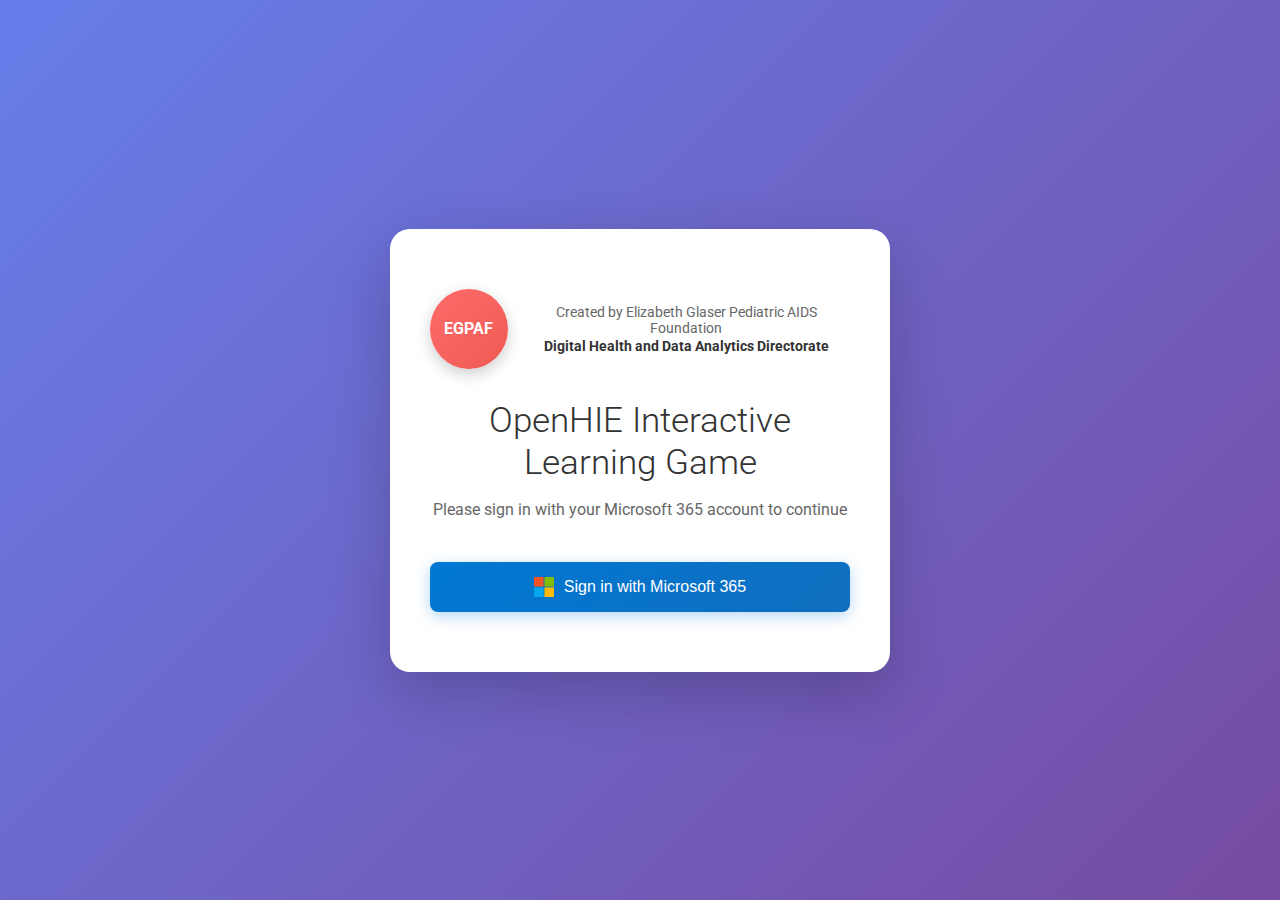
<file: index.html>
<!DOCTYPE html>
<html lang="en">
<head>
    <meta charset="UTF-8">
    <meta name="viewport" content="width=device-width, initial-scale=1.0">
    <title>OpenHIE Education Game - EGPAF</title>
    <link rel="stylesheet" href="styles.css">
    <link href="https://fonts.googleapis.com/css2?family=Roboto:wght@300;400;500;700&display=swap" rel="stylesheet">
    <script src="https://alcdn.msauth.net/browser/2.32.2/js/msal-browser.min.js"></script>
</head>
<body>
    <!-- Login Screen -->
    <div id="login-screen" class="login-screen">
        <div class="login-container">
            <div class="login-header">
                <div class="egpaf-logo">
                    <div class="logo-placeholder">EGPAF</div>
                    <div class="logo-text">
                        <p>Created by Elizabeth Glaser Pediatric AIDS Foundation</p>
                        <p><strong>Digital Health and Data Analytics Directorate</strong></p>
                    </div>
                </div>
                <h1>OpenHIE Interactive Learning Game</h1>
                <p class="login-subtitle">Please sign in with your Microsoft 365 account to continue</p>
            </div>
            <button id="login-btn" class="login-button" onclick="window.authInstance.login()">
                <svg class="microsoft-icon" viewBox="0 0 23 23">
                    <path fill="#f35325" d="M0 0h11v11H0z"/>
                    <path fill="#81bc06" d="M12 0h11v11H12z"/>
                    <path fill="#05a6f0" d="M0 12h11v11H0z"/>
                    <path fill="#ffba08" d="M12 12h11v11H12z"/>
                </svg>
                Sign in with Microsoft 365
            </button>
        </div>
    </div>

    <!-- Game Container -->
    <div id="game-container" class="container" style="display: none;">
        <header class="header">
            <div class="logo-section">
                <div class="egpaf-logo">
                    <div class="logo-placeholder">EGPAF</div>
                    <div class="logo-text">
                        <p>Created by Elizabeth Glaser Pediatric AIDS Foundation</p>
                        <p><strong>Digital Health and Data Analytics Directorate</strong></p>
                    </div>
                </div>
            </div>
            <h1>OpenHIE Interactive Learning Game</h1>
            <div class="level-indicator">
                <span id="current-level">Level 1</span>
                <div class="score">Score: <span id="score">0</span></div>
            </div>
        </header>

        <main class="game-area">
            <!-- Level 1: Service Layer Matching -->
            <div id="level1" class="level active">
                <div class="instructions">
                    <h2>Level 1: Match Services to Their Layers</h2>
                    <p>Drag the services from the right to their appropriate OpenHIE component layers on the left.</p>
                </div>
                
                <div class="game-board">
                    <div class="drop-zones">
                        <div class="drop-zone" data-layer="business-domain">
                            <h3>Business Domain Services</h3>
                            <p>OpenHIE Component Layer</p>
                            <div class="drop-area" id="business-drop"></div>
                        </div>
                        
                        <div class="drop-zone" data-layer="registry">
                            <h3>Registry Services</h3>
                            <p>OpenHIE Component Layer</p>
                            <div class="drop-area" id="registry-drop"></div>
                        </div>
                        
                        <div class="drop-zone" data-layer="interoperability">
                            <h3>Interoperability Service Layer</h3>
                            <div class="drop-area" id="interop-drop"></div>
                        </div>
                        
                        <div class="drop-zone" data-layer="point-of-service">
                            <h3>Point of Service</h3>
                            <div class="drop-area" id="pos-drop"></div>
                        </div>
                    </div>

                    <div class="draggable-items">
                        <h3>Services & Applications</h3>
                        <div class="items-container">
                            <div class="draggable-item" draggable="true" data-service="shared-health-record" data-correct-layer="business-domain">
                                Shared Health Record
                            </div>
                            <div class="draggable-item" draggable="true" data-service="emr" data-correct-layer="point-of-service">
                                EMR
                            </div>
                            <div class="draggable-item" draggable="true" data-service="dhis2" data-correct-layer="point-of-service">
                                Health Management Information Service (DHIS2)
                            </div>
                            <div class="draggable-item" draggable="true" data-service="facility-registry" data-correct-layer="registry">
                                Facility Registry
                            </div>
                            <div class="draggable-item" draggable="true" data-service="client-registry" data-correct-layer="registry">
                                Client Registry
                            </div>
                            <div class="draggable-item" draggable="true" data-service="lab-system" data-correct-layer="point-of-service">
                                Lab System
                            </div>
                            <div class="draggable-item" draggable="true" data-service="product-catalogue" data-correct-layer="registry">
                                Product Catalogue
                            </div>
                            <div class="draggable-item" draggable="true" data-service="terminology-service" data-correct-layer="interoperability">
                                Terminology Service
                            </div>
                        </div>
                        <button id="check-level1" class="check-button" disabled>Check Answers</button>
                    </div>
                </div>
            </div>

            <!-- Level 2: Use Case Matching -->
            <div id="level2" class="level">
                <div class="instructions">
                    <h2>Level 2: Match Use Cases to Services</h2>
                    <p>Drag each use case to the appropriate service that would handle it.</p>
                </div>
                
                <div class="game-board">
                    <div class="services-column">
                        <h3>OpenHIE Services</h3>
                        <div class="service-target" data-service="shared-health-record">
                            <h4>Shared Health Record</h4>
                            <p>Business Domain Service</p>
                            <div class="target-area" id="shr-target"></div>
                        </div>
                        
                        <div class="service-target" data-service="client-registry">
                            <h4>Client Registry</h4>
                            <p>Registry Service</p>
                            <div class="target-area" id="client-target"></div>
                        </div>
                        
                        <div class="service-target" data-service="facility-registry">
                            <h4>Facility Registry</h4>
                            <p>Registry Service</p>
                            <div class="target-area" id="facility-target"></div>
                        </div>
                        
                        <div class="service-target" data-service="terminology-service">
                            <h4>Terminology Service</h4>
                            <p>Interoperability Layer</p>
                            <div class="target-area" id="terminology-target"></div>
                        </div>
                    </div>

                    <div class="use-cases-column">
                        <h3>Use Cases</h3>
                        <div class="use-cases-container">
                            <div class="use-case-item" draggable="true" data-use-case="patient-history" data-correct-service="shared-health-record">
                                <div class="use-case-number">1</div>
                                <p>I want to track individual patients clinical history for a country to be able to link to national insurance claims</p>
                            </div>
                            
                            <div class="use-case-item" draggable="true" data-use-case="patient-tracking" data-correct-service="client-registry">
                                <div class="use-case-number">2</div>
                                <p>I want to track a unique patient as they move from one facility to the other</p>
                            </div>
                            
                            <div class="use-case-item" draggable="true" data-use-case="facility-reporting" data-correct-service="facility-registry">
                                <div class="use-case-number">3</div>
                                <p>I want to uniquely know the facilities that are reporting high viral load results at a molecular lab</p>
                            </div>
                            
                            <div class="use-case-item" draggable="true" data-use-case="terminology-mapping" data-correct-service="terminology-service">
                                <div class="use-case-number">4</div>
                                <p>ART Department orders a blood sample and calls it HIV test while the molecular lab do not have HIV test but they use Viral Load test instead. If I want to integrate the data which service should I use?</p>
                            </div>
                        </div>
                        <button id="check-level2" class="check-button" disabled>Check Answers</button>
                    </div>
                </div>
            </div>
        </main>

        <div id="feedback-modal" class="modal">
            <div class="modal-content">
                <span class="close">&times;</span>
                <div id="feedback-content"></div>
                <button id="next-level-btn" class="next-button">Next Level</button>
                <button id="play-again-btn" class="play-again-button">Play Again</button>
            </div>
        </div>
    </div>

    <script src="api.js"></script>
    <script src="auth.js"></script>
    <script src="script.js"></script>
</body>
</html>
</file>
<file: styles.css>
* {
    margin: 0;
    padding: 0;
    box-sizing: border-box;
}

body {
    font-family: 'Roboto', sans-serif;
    background: linear-gradient(135deg, #667eea 0%, #764ba2 100%);
    min-height: 100vh;
    color: #333;
}

.container {
    max-width: 1400px;
    margin: 0 auto;
    padding: 20px;
}

.header {
    background: white;
    border-radius: 15px;
    padding: 20px;
    margin-bottom: 30px;
    box-shadow: 0 10px 30px rgba(0,0,0,0.1);
    display: flex;
    justify-content: space-between;
    align-items: center;
    flex-wrap: wrap;
}

.logo-section {
    display: flex;
    align-items: center;
}

.egpaf-logo {
    display: flex;
    align-items: center;
    gap: 15px;
}

.logo-placeholder {
    background: linear-gradient(135deg, #ff6b6b, #ee5a52);
    color: white;
    width: 80px;
    height: 80px;
    border-radius: 50%;
    display: flex;
    align-items: center;
    justify-content: center;
    font-weight: bold;
    font-size: 16px;
    box-shadow: 0 5px 15px rgba(0,0,0,0.2);
}

.logo-text p {
    margin: 2px 0;
    font-size: 14px;
    color: #666;
}

.logo-text strong {
    color: #333;
}

h1 {
    text-align: center;
    color: #333;
    font-size: 2.5em;
    font-weight: 300;
    flex: 1;
    margin: 0 20px;
}

.level-indicator {
    text-align: right;
    font-size: 18px;
    color: #666;
}

.score {
    margin-top: 5px;
    font-weight: 500;
    color: #333;
}

.game-area {
    background: white;
    border-radius: 15px;
    padding: 30px;
    box-shadow: 0 10px 30px rgba(0,0,0,0.1);
}

.level {
    display: none;
}

.level.active {
    display: block;
}

.instructions {
    text-align: center;
    margin-bottom: 30px;
}

.instructions h2 {
    color: #333;
    margin-bottom: 10px;
    font-size: 2em;
}

.instructions p {
    color: #666;
    font-size: 18px;
}

.game-board {
    display: flex;
    gap: 30px;
    min-height: 500px;
}

/* Level 1 Styles */
.drop-zones {
    flex: 1;
    display: flex;
    flex-direction: column;
    gap: 20px;
}

.drop-zone {
    background: #f8f9fa;
    border: 2px dashed #dee2e6;
    border-radius: 10px;
    padding: 20px;
    min-height: 120px;
    transition: all 0.3s ease;
}

.drop-zone.drag-over {
    border-color: #667eea;
    background: #e7f1ff;
    transform: scale(1.02);
}

.drop-zone h3 {
    color: #333;
    margin-bottom: 5px;
    font-size: 18px;
}

.drop-zone p {
    color: #666;
    font-size: 14px;
    margin-bottom: 15px;
}

.drop-area {
    min-height: 60px;
    display: flex;
    flex-wrap: wrap;
    gap: 10px;
}

.draggable-items {
    flex: 1;
    background: #f8f9fa;
    border-radius: 10px;
    padding: 20px;
}

.draggable-items h3 {
    text-align: center;
    margin-bottom: 20px;
    color: #333;
}

.items-container {
    display: flex;
    flex-direction: column;
    gap: 15px;
    margin-bottom: 30px;
}

.draggable-item {
    background: linear-gradient(135deg, #667eea, #764ba2);
    color: white;
    padding: 15px 20px;
    border-radius: 8px;
    cursor: grab;
    font-weight: 500;
    text-align: center;
    box-shadow: 0 5px 15px rgba(0,0,0,0.1);
    transition: all 0.3s ease;
    user-select: none;
}

.draggable-item:hover {
    transform: translateY(-2px);
    box-shadow: 0 8px 25px rgba(0,0,0,0.15);
}

.draggable-item:active {
    cursor: grabbing;
    transform: scale(0.98);
}

.draggable-item.dragging {
    opacity: 0.5;
    transform: rotate(5deg);
}

.draggable-item.placed {
    background: linear-gradient(135deg, #51cf66, #40c057);
    cursor: default;
    margin: 5px;
    font-size: 14px;
    padding: 10px 15px;
}

.draggable-item.incorrect {
    background: linear-gradient(135deg, #ff6b6b, #ee5a52);
    animation: shake 0.5s ease-in-out;
}

@keyframes shake {
    0%, 100% { transform: translateX(0); }
    25% { transform: translateX(-5px); }
    75% { transform: translateX(5px); }
}

/* Level 2 Styles */
.services-column {
    flex: 1;
    display: flex;
    flex-direction: column;
    gap: 20px;
}

.services-column h3 {
    text-align: center;
    color: #333;
    margin-bottom: 10px;
}

.service-target {
    background: #f8f9fa;
    border: 2px solid #dee2e6;
    border-radius: 10px;
    padding: 15px;
    transition: all 0.3s ease;
}

.service-target.drag-over {
    border-color: #667eea;
    background: #e7f1ff;
    transform: scale(1.02);
}

.service-target h4 {
    color: #333;
    margin-bottom: 5px;
}

.service-target p {
    color: #666;
    font-size: 14px;
    margin-bottom: 10px;
}

.target-area {
    min-height: 80px;
    border: 2px dashed #ccc;
    border-radius: 8px;
    display: flex;
    align-items: center;
    justify-content: center;
    padding: 10px;
}

.use-cases-column {
    flex: 1;
    background: #f8f9fa;
    border-radius: 10px;
    padding: 20px;
}

.use-cases-column h3 {
    text-align: center;
    color: #333;
    margin-bottom: 20px;
}

.use-cases-container {
    display: flex;
    flex-direction: column;
    gap: 15px;
    margin-bottom: 30px;
}

.use-case-item {
    background: white;
    border: 2px solid #dee2e6;
    border-radius: 10px;
    padding: 15px;
    cursor: grab;
    display: flex;
    align-items: flex-start;
    gap: 15px;
    transition: all 0.3s ease;
    box-shadow: 0 2px 10px rgba(0,0,0,0.05);
}

.use-case-item:hover {
    transform: translateY(-2px);
    box-shadow: 0 5px 20px rgba(0,0,0,0.1);
    border-color: #667eea;
}

.use-case-item:active {
    cursor: grabbing;
}

.use-case-item.dragging {
    opacity: 0.5;
    transform: rotate(2deg);
}

.use-case-item.placed {
    background: #e8f5e8;
    border-color: #51cf66;
    cursor: default;
    margin: 5px 0;
}

.use-case-item.incorrect {
    background: #ffe6e6;
    border-color: #ff6b6b;
    animation: shake 0.5s ease-in-out;
}

.use-case-number {
    background: linear-gradient(135deg, #667eea, #764ba2);
    color: white;
    width: 30px;
    height: 30px;
    border-radius: 50%;
    display: flex;
    align-items: center;
    justify-content: center;
    font-weight: bold;
    flex-shrink: 0;
}

.use-case-item p {
    margin: 0;
    line-height: 1.5;
    color: #333;
}

.check-button, .next-button, .play-again-button {
    background: linear-gradient(135deg, #51cf66, #40c057);
    color: white;
    border: none;
    padding: 15px 30px;
    border-radius: 8px;
    font-size: 16px;
    font-weight: 500;
    cursor: pointer;
    transition: all 0.3s ease;
    width: 100%;
}

.check-button:hover, .next-button:hover, .play-again-button:hover {
    transform: translateY(-2px);
    box-shadow: 0 5px 15px rgba(0,0,0,0.2);
}

.check-button:disabled {
    background: #ccc;
    cursor: not-allowed;
    transform: none;
    box-shadow: none;
}

.modal {
    display: none;
    position: fixed;
    z-index: 1000;
    left: 0;
    top: 0;
    width: 100%;
    height: 100%;
    background-color: rgba(0,0,0,0.5);
    backdrop-filter: blur(5px);
}

.modal-content {
    background-color: white;
    margin: 10% auto;
    padding: 30px;
    border-radius: 15px;
    width: 80%;
    max-width: 600px;
    box-shadow: 0 20px 60px rgba(0,0,0,0.3);
    animation: modalSlideIn 0.3s ease-out;
}

@keyframes modalSlideIn {
    from {
        transform: translateY(-50px);
        opacity: 0;
    }
    to {
        transform: translateY(0);
        opacity: 1;
    }
}

.close {
    color: #aaa;
    float: right;
    font-size: 28px;
    font-weight: bold;
    cursor: pointer;
    transition: color 0.3s ease;
}

.close:hover {
    color: #333;
}

#feedback-content {
    margin: 20px 0;
}

.feedback-correct {
    color: #51cf66;
    font-weight: 500;
}

.feedback-incorrect {
    color: #ff6b6b;
    font-weight: 500;
}

.completion-message {
    text-align: center;
    padding: 20px;
}

.completion-message h3 {
    color: #51cf66;
    margin-bottom: 15px;
    font-size: 1.8em;
}

.play-again-button {
    background: linear-gradient(135deg, #667eea, #764ba2);
    margin-top: 15px;
}

/* Login Screen Styles */
.login-screen {
    position: fixed;
    top: 0;
    left: 0;
    width: 100%;
    height: 100%;
    background: linear-gradient(135deg, #667eea 0%, #764ba2 100%);
    display: flex;
    align-items: center;
    justify-content: center;
    z-index: 1000;
}

.login-container {
    background: white;
    border-radius: 20px;
    padding: 60px 40px;
    text-align: center;
    box-shadow: 0 20px 60px rgba(0,0,0,0.2);
    max-width: 500px;
    width: 90%;
}

.login-header {
    margin-bottom: 40px;
}

.login-header .egpaf-logo {
    justify-content: center;
    margin-bottom: 30px;
}

.login-header h1 {
    font-size: 2.2em;
    color: #333;
    margin-bottom: 15px;
    font-weight: 300;
}

.login-subtitle {
    color: #666;
    font-size: 16px;
    line-height: 1.5;
}

.login-button {
    background: linear-gradient(135deg, #0078d4, #106ebe);
    color: white;
    border: none;
    border-radius: 8px;
    padding: 15px 30px;
    font-size: 16px;
    font-weight: 500;
    cursor: pointer;
    transition: all 0.3s ease;
    display: flex;
    align-items: center;
    justify-content: center;
    gap: 10px;
    width: 100%;
    box-shadow: 0 4px 15px rgba(0, 120, 212, 0.3);
}

.login-button:hover {
    transform: translateY(-2px);
    box-shadow: 0 6px 20px rgba(0, 120, 212, 0.4);
}

.login-button:active {
    transform: translateY(0);
}

.microsoft-icon {
    width: 20px;
    height: 20px;
}

@media (max-width: 768px) {
    .container {
        padding: 10px;
    }
    
    .header {
        flex-direction: column;
        text-align: center;
        gap: 15px;
    }
    
    h1 {
        font-size: 1.8em;
        margin: 0;
    }
    
    .game-board {
        flex-direction: column;
        gap: 20px;
    }
    
    .modal-content {
        width: 95%;
        margin: 5% auto;
        padding: 20px;
    }
}
</file>
